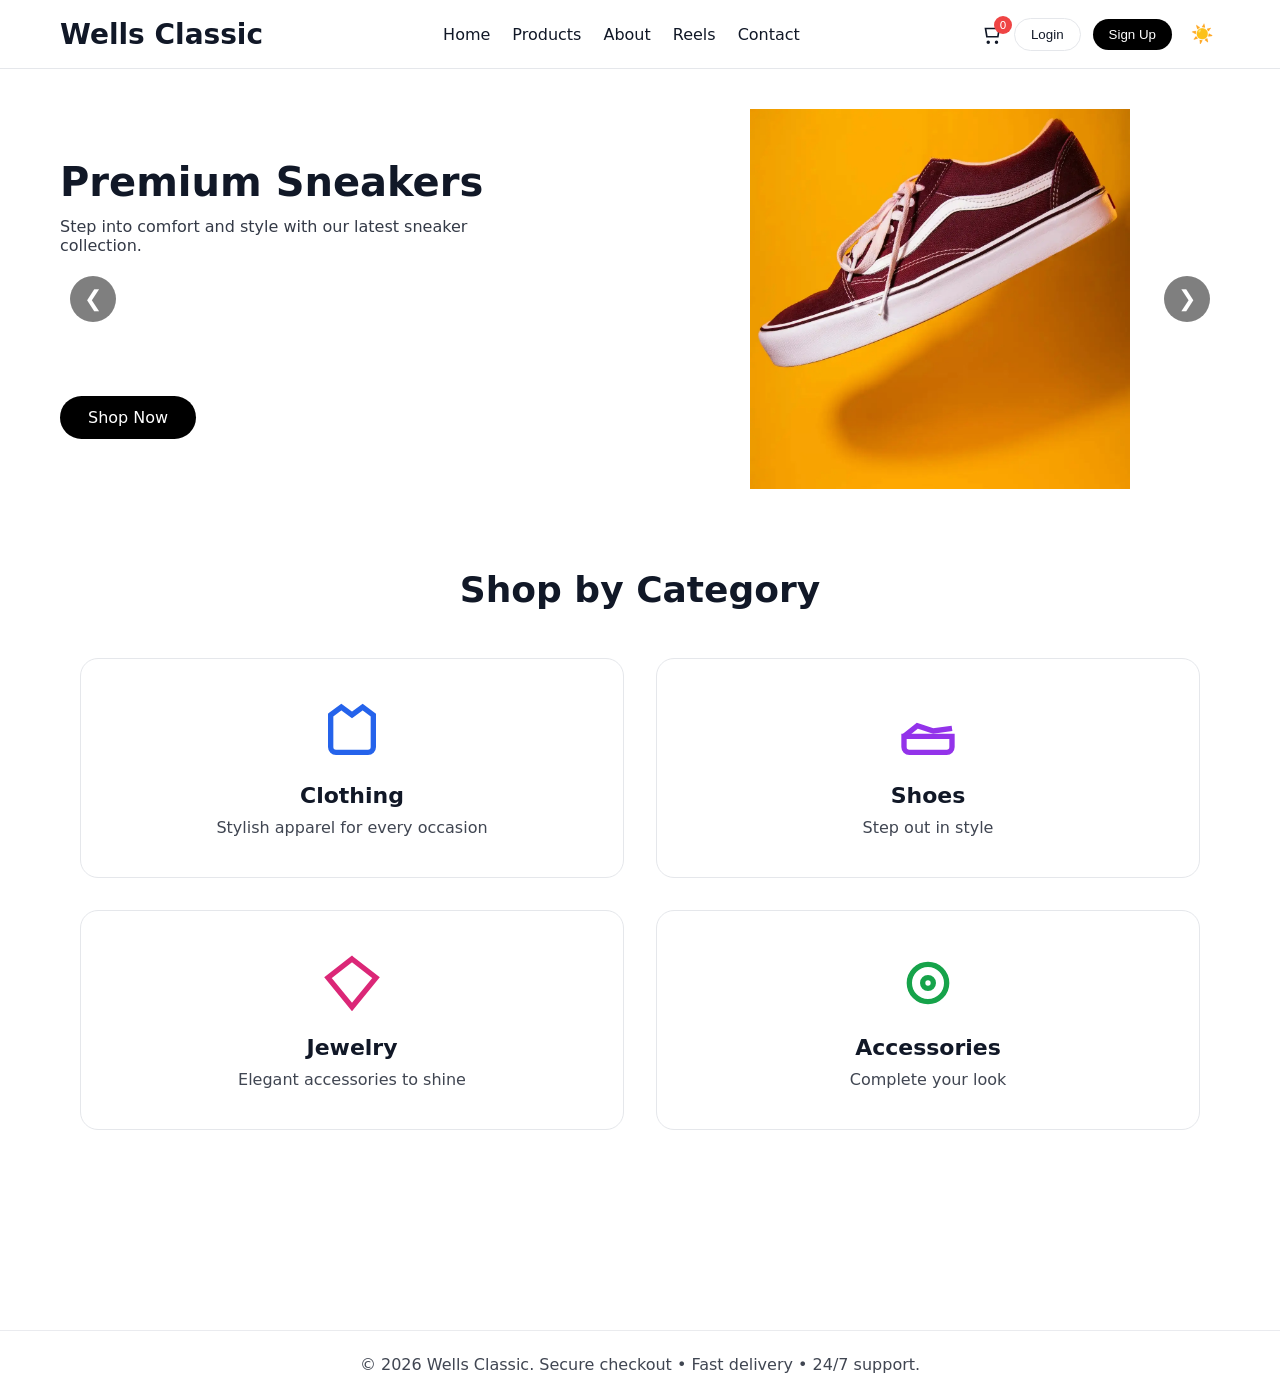
<file: index.html>
<!DOCTYPE html>
<html lang="en">
<head>
  <meta charset="UTF-8" />
  <meta name="viewport" content="width=device-width, initial-scale=1.0" />
  <title>Wells Classic</title>
  <link rel="stylesheet" href="styles.css" />
</head>
<body>
<header class="header">
  <nav class="navbar">
    <div class="logo">Wells Classic</div>
    <ul class="nav-links">
      <li><a href="index.html">Home</a></li>
      <li><a href="products.html">Products</a></li>
      <li><a href="about.html">About</a></li>
      <li><a href="reels.html">Reels</a></li>
      <li><a href="contact.html">Contact</a></li>
    </ul>

    <div class="actions">
      <a class="icon-btn cart-link" href="cart.html" aria-label="Open cart">
        <svg viewBox="0 0 24 24"><path d="M6 6h15l-1.5 9h-12z"></path><circle cx="9" cy="21" r="1"></circle><circle cx="18" cy="21" r="1"></circle></svg>
        <span class="cart-count" data-cart-count>0</span>
      </a>
      <button class="btn">Login</button>
      <button class="btn primary">Sign Up</button>
      <button class="theme-toggle" id="themeToggle" aria-label="Toggle theme"><span class="sun">☀️</span><span class="moon">🌙</span></button>
    </div>
    <button class="hamburger" id="hamburger">☰</button>
  </nav>

  <div class="mobile-menu" id="mobileMenu">
    <a href="index.html">Home</a>
    <a href="products.html">Products</a>
    <a href="about.html">About</a>
    <a href="reels.html">Reels</a>
    <a href="contact.html">Contact</a>
    <a href="cart.html">Cart (<span data-cart-count>0</span>)</a>
    <button class="btn secondary" id="themeToggleMobile">Toggle Dark Mode</button>
  </div>
</header>

<main class="carousel-container">
  <div class="carousel">
    <div class="slide active">
      <div class="slide-text">
        <h1>Premium Sneakers</h1>
        <p>Step into comfort and style with our latest sneaker collection.</p>
        <a href="products.html?category=shoes" class="shop-btn">Shop Now</a>
      </div>
      <img src="images/hero-image-shoe.webp" alt="Shoes">
    </div>

    <div class="slide">
      <div class="slide-text">
        <h1>Luxury Watches</h1>
        <p>Timeless designs crafted for elegance and precision.</p>
        <a href="products.html?category=accessories" class="shop-btn">Shop Now</a>
      </div>
      <img src="images/hero-image-watch.jpg" alt="Watches">
    </div>

    <div class="slide">
      <div class="slide-text">
        <h1>Designer Bags</h1>
        <p>Carry confidence with premium quality bags.</p>
        <a href="products.html?category=accessories" class="shop-btn">Shop Now</a>
      </div>
      <img src="images/images.webp" alt="Bags">
    </div>

    <button class="nav prev">&#10094;</button>
    <button class="nav next">&#10095;</button>
  </div>

  <section class="categories">
    <h2 class="categories-title">Shop by Category</h2>
    <div class="categories-grid">
      <a href="products.html?category=clothing" class="category-card"><div class="icon clothing"><svg viewBox="0 0 24 24"><path d="M4 6l4-3 4 3 4-3 4 3v12a2 2 0 0 1-2 2H6a2 2 0 0 1-2-2z" fill="none" stroke-width="2"/></svg></div><h3>Clothing</h3><p>Stylish apparel for every occasion</p></a>
      <a href="products.html?category=shoes" class="category-card"><div class="icon shoes"><svg viewBox="0 0 24 24"><path d="M3 14h18v4a2 2 0 0 1-2 2H5a2 2 0 0 1-2-2z" fill="none" stroke-width="2"/><path d="M3 14l5-4 6 2 7-1" fill="none" stroke-width="2"/></svg></div><h3>Shoes</h3><p>Step out in style</p></a>
      <a href="products.html?category=jewelry" class="category-card"><div class="icon jewelry"><svg viewBox="0 0 24 24"><path d="M12 3l9 7-9 11L3 10z" fill="none" stroke-width="2"/></svg></div><h3>Jewelry</h3><p>Elegant accessories to shine</p></a>
      <a href="products.html?category=accessories" class="category-card"><div class="icon accessories"><svg viewBox="0 0 24 24"><circle cx="12" cy="12" r="7" fill="none" stroke-width="2"/><circle cx="12" cy="12" r="2" fill="none" stroke-width="2"/></svg></div><h3>Accessories</h3><p>Complete your look</p></a>
    </div>
  </section>
</main>

<footer class="site-footer">
  <p>© 2026 Wells Classic. Secure checkout • Fast delivery • 24/7 support.</p>
</footer>

<script src="script.js" defer></script>
</body>
</html>
</file>
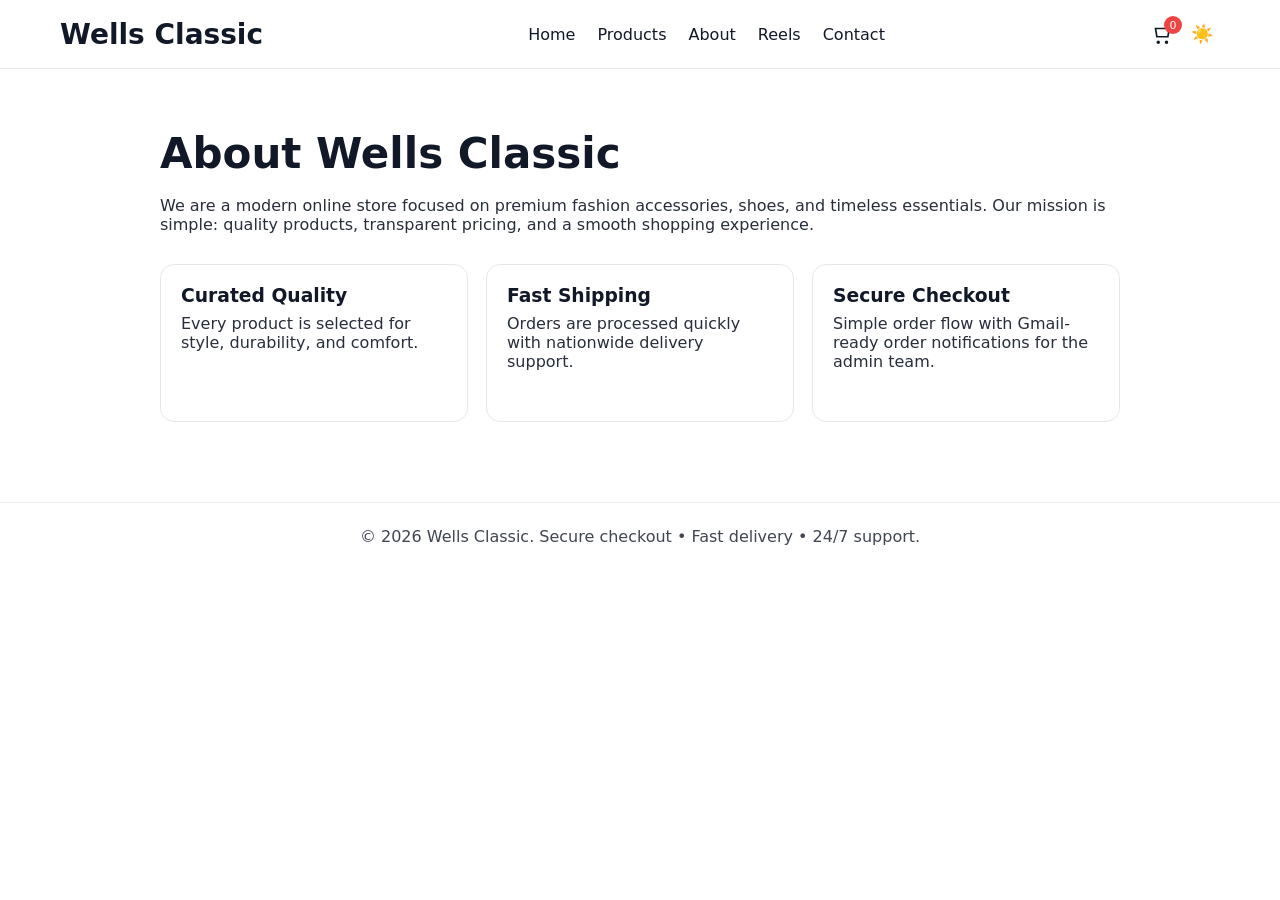
<file: about.html>
<!DOCTYPE html>
<html lang="en">
<head>
  <meta charset="UTF-8" />
  <meta name="viewport" content="width=device-width, initial-scale=1.0" />
  <title>Wells Classic | About</title>
  <link rel="stylesheet" href="styles.css" />
</head>
<body>
<header class="header">
  <nav class="navbar">
    <div class="logo">Wells Classic</div>
    <ul class="nav-links"><li><a href="index.html">Home</a></li><li><a href="products.html">Products</a></li><li><a href="about.html">About</a></li><li><a href="reels.html">Reels</a></li><li><a href="contact.html">Contact</a></li></ul>
    <div class="actions"><a class="icon-btn cart-link" href="cart.html" aria-label="Open cart"><svg viewBox="0 0 24 24"><path d="M6 6h15l-1.5 9h-12z"></path><circle cx="9" cy="21" r="1"></circle><circle cx="18" cy="21" r="1"></circle></svg><span class="cart-count" data-cart-count>0</span></a><button class="theme-toggle" id="themeToggle"><span class="sun">☀️</span><span class="moon">🌙</span></button></div>
    <button class="hamburger" id="hamburger">☰</button>
  </nav>
  <div class="mobile-menu" id="mobileMenu"><a href="index.html">Home</a><a href="products.html">Products</a><a href="about.html">About</a><a href="reels.html">Reels</a><a href="contact.html">Contact</a><a href="cart.html">Cart (<span data-cart-count>0</span>)</a><button class="btn secondary" id="themeToggleMobile">Toggle Dark Mode</button></div>
</header>
<main class="content-page">
  <h1>About Wells Classic</h1>
  <p>We are a modern online store focused on premium fashion accessories, shoes, and timeless essentials. Our mission is simple: quality products, transparent pricing, and a smooth shopping experience.</p>
  <div class="feature-grid">
    <article><h3>Curated Quality</h3><p>Every product is selected for style, durability, and comfort.</p></article>
    <article><h3>Fast Shipping</h3><p>Orders are processed quickly with nationwide delivery support.</p></article>
    <article><h3>Secure Checkout</h3><p>Simple order flow with Gmail-ready order notifications for the admin team.</p></article>
  </div>
</main>
<footer class="site-footer"><p>© 2026 Wells Classic. Secure checkout • Fast delivery • 24/7 support.</p></footer>
<script src="script.js" defer></script>
</body>
</html>
</file>
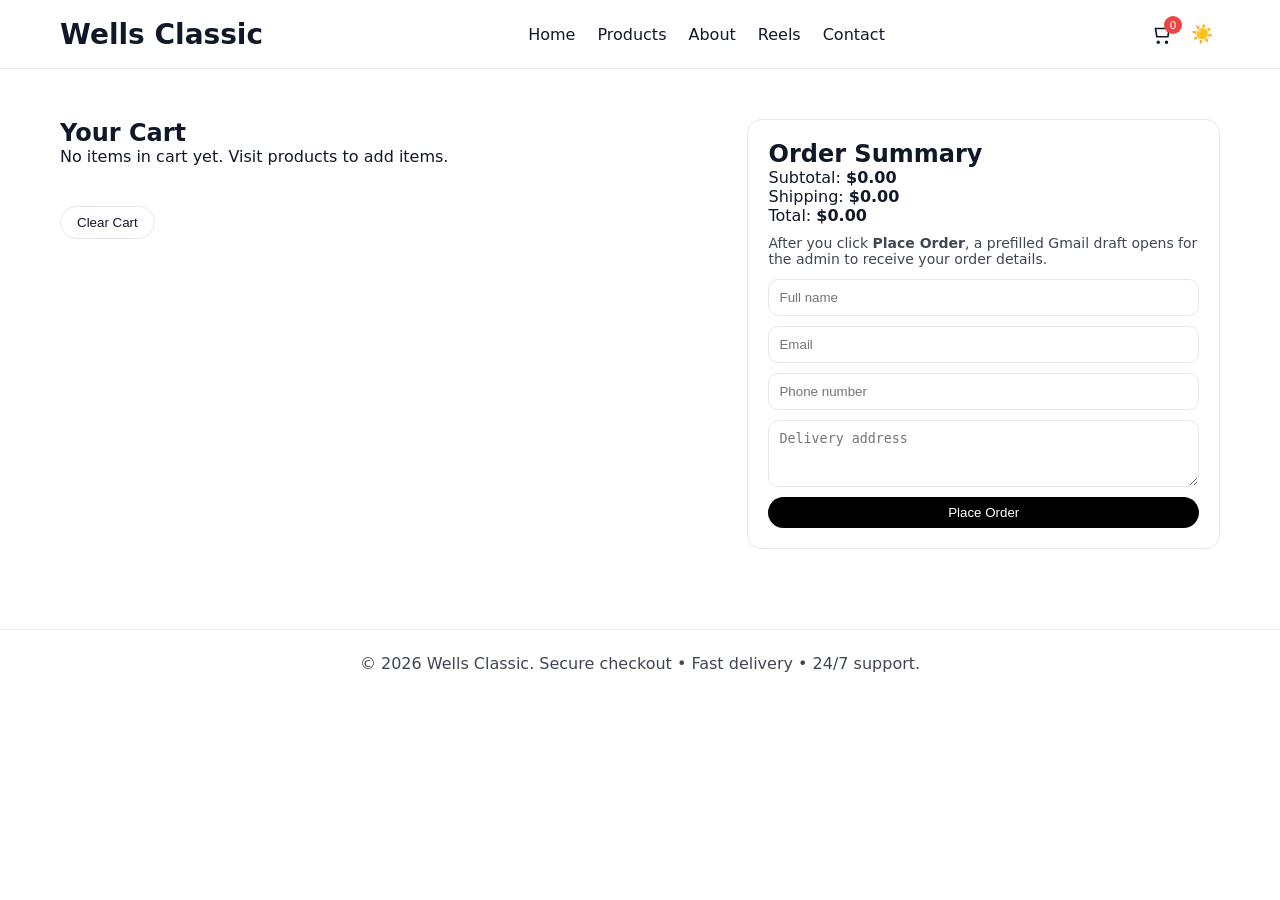
<file: cart.html>
<!DOCTYPE html>
<html lang="en">
<head>
  <meta charset="UTF-8" />
  <meta name="viewport" content="width=device-width, initial-scale=1.0" />
  <title>Wells Classic | Cart & Checkout</title>
  <link rel="stylesheet" href="styles.css" />
</head>
<body>
<header class="header">
  <nav class="navbar">
    <div class="logo">Wells Classic</div>
    <ul class="nav-links">
      <li><a href="index.html">Home</a></li>
      <li><a href="products.html">Products</a></li>
      <li><a href="about.html">About</a></li>
      <li><a href="reels.html">Reels</a></li>
      <li><a href="contact.html">Contact</a></li>
    </ul>
    <div class="actions">
      <a class="icon-btn cart-link" href="cart.html" aria-label="Open cart">
        <svg viewBox="0 0 24 24"><path d="M6 6h15l-1.5 9h-12z"></path><circle cx="9" cy="21" r="1"></circle><circle cx="18" cy="21" r="1"></circle></svg>
        <span class="cart-count" data-cart-count>0</span>
      </a>
      <button class="theme-toggle" id="themeToggle"><span class="sun">☀️</span><span class="moon">🌙</span></button>
    </div>
    <button class="hamburger" id="hamburger">☰</button>
  </nav>
  <div class="mobile-menu" id="mobileMenu">
    <a href="index.html">Home</a>
    <a href="products.html">Products</a>
    <a href="about.html">About</a>
    <a href="reels.html">Reels</a>
    <a href="contact.html">Contact</a>
    <a href="cart.html">Cart (<span data-cart-count>0</span>)</a>
    <button class="btn secondary" id="themeToggleMobile">Toggle Dark Mode</button>
  </div>
</header>

<main class="cart-layout">
  <section>
    <h1>Your Cart</h1>
    <p id="emptyCart">No items in cart yet. Visit products to add items.</p>
    <div id="cartItems" class="cart-items"></div>
    <button id="clearCartBtn" class="btn">Clear Cart</button>
  </section>

  <aside class="checkout-card">
    <h2>Order Summary</h2>
    <p>Subtotal: <strong id="subtotal">$0.00</strong></p>
    <p>Shipping: <strong id="shipping">$0.00</strong></p>
    <p>Total: <strong id="total">$0.00</strong></p>
    <p class="checkout-note">After you click <strong>Place Order</strong>, a prefilled Gmail draft opens for the admin to receive your order details.</p>

    <form id="checkoutForm" class="checkout-form">
      <input id="customerName" type="text" placeholder="Full name" required>
      <input id="customerEmail" type="email" placeholder="Email" required>
      <input id="customerPhone" type="tel" placeholder="Phone number" required>
      <textarea id="deliveryAddress" rows="3" placeholder="Delivery address" required></textarea>
      <button type="submit" class="btn primary">Place Order</button>
    </form>
  </aside>
</main>

<footer class="site-footer"><p>© 2026 Wells Classic. Secure checkout • Fast delivery • 24/7 support.</p></footer>
<script src="script.js" defer></script>
<script src="cart.js" defer></script>
</body>
</html>
</file>
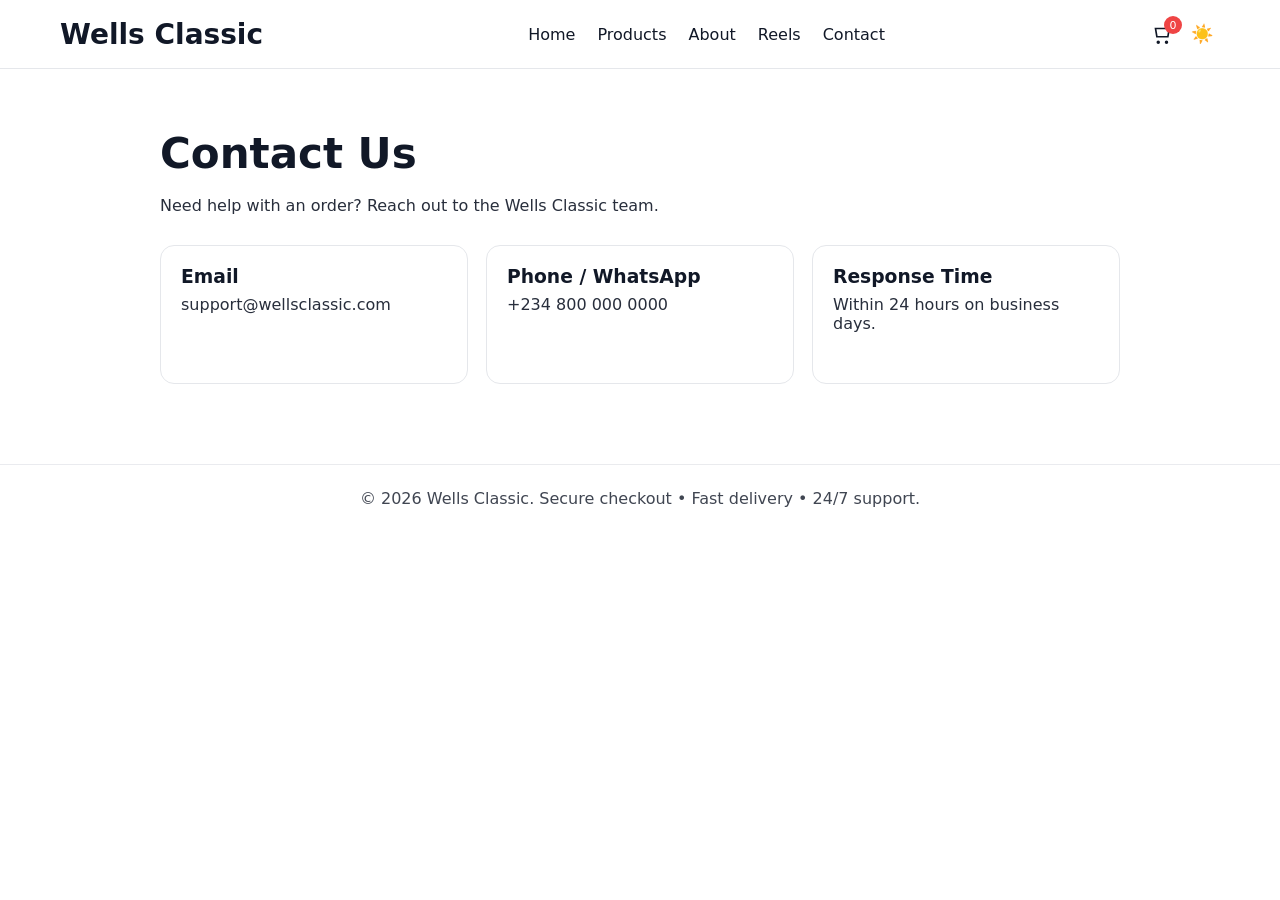
<file: contact.html>
<!DOCTYPE html>
<html lang="en">
<head>
  <meta charset="UTF-8" />
  <meta name="viewport" content="width=device-width, initial-scale=1.0" />
  <title>Wells Classic | Contact</title>
  <link rel="stylesheet" href="styles.css" />
</head>
<body>
<header class="header">
  <nav class="navbar">
    <div class="logo">Wells Classic</div>
    <ul class="nav-links"><li><a href="index.html">Home</a></li><li><a href="products.html">Products</a></li><li><a href="about.html">About</a></li><li><a href="reels.html">Reels</a></li><li><a href="contact.html">Contact</a></li></ul>
    <div class="actions"><a class="icon-btn cart-link" href="cart.html" aria-label="Open cart"><svg viewBox="0 0 24 24"><path d="M6 6h15l-1.5 9h-12z"></path><circle cx="9" cy="21" r="1"></circle><circle cx="18" cy="21" r="1"></circle></svg><span class="cart-count" data-cart-count>0</span></a><button class="theme-toggle" id="themeToggle"><span class="sun">☀️</span><span class="moon">🌙</span></button></div>
    <button class="hamburger" id="hamburger">☰</button>
  </nav>
  <div class="mobile-menu" id="mobileMenu"><a href="index.html">Home</a><a href="products.html">Products</a><a href="about.html">About</a><a href="reels.html">Reels</a><a href="contact.html">Contact</a><a href="cart.html">Cart (<span data-cart-count>0</span>)</a><button class="btn secondary" id="themeToggleMobile">Toggle Dark Mode</button></div>
</header>
<main class="content-page">
  <h1>Contact Us</h1>
  <p>Need help with an order? Reach out to the Wells Classic team.</p>
  <div class="feature-grid">
    <article><h3>Email</h3><p>support@wellsclassic.com</p></article>
    <article><h3>Phone / WhatsApp</h3><p>+234 800 000 0000</p></article>
    <article><h3>Response Time</h3><p>Within 24 hours on business days.</p></article>
  </div>
</main>
<footer class="site-footer"><p>© 2026 Wells Classic. Secure checkout • Fast delivery • 24/7 support.</p></footer>
<script src="script.js" defer></script>
</body>
</html>
</file>
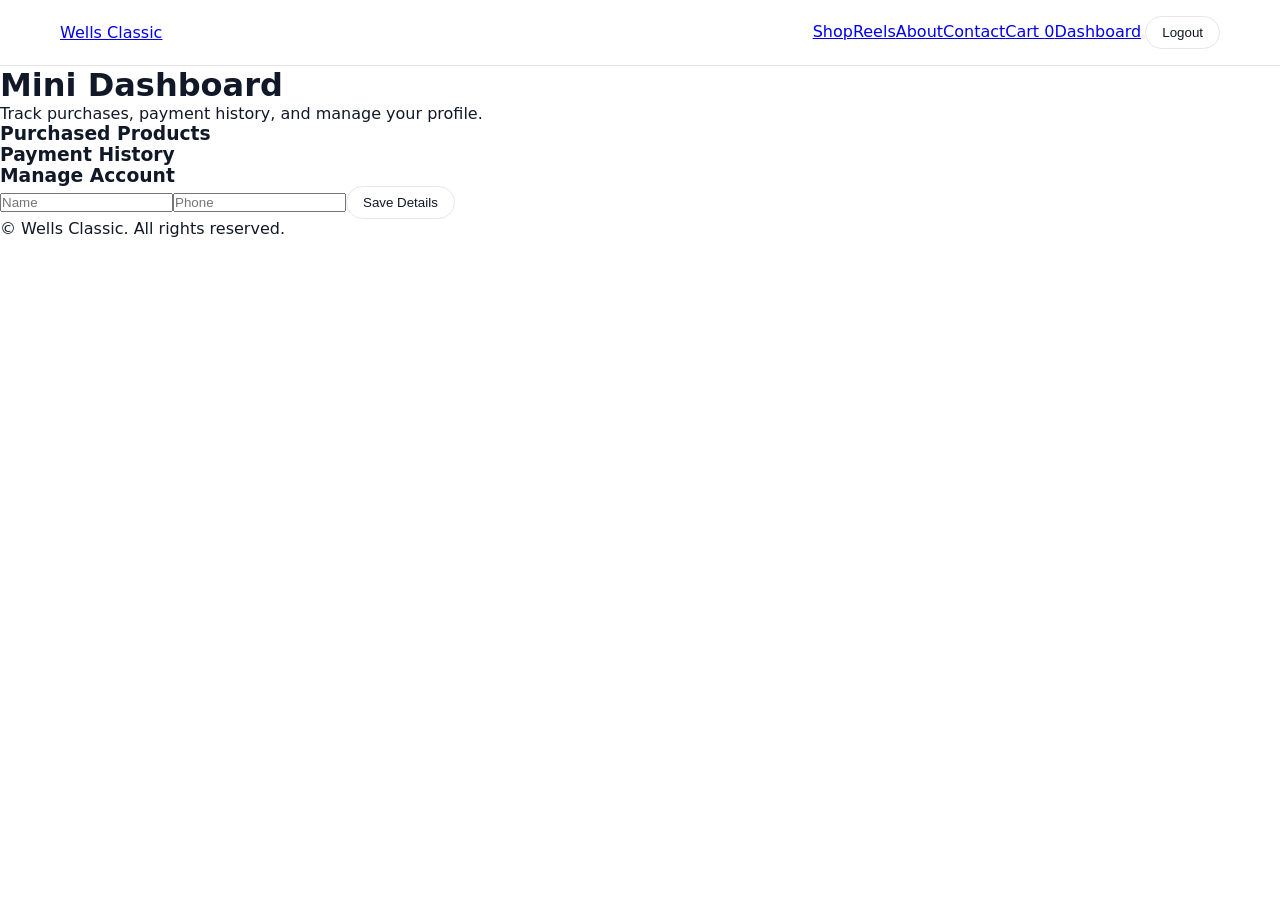
<file: dashboard.html>
<!DOCTYPE html>
<html lang="en">
<head><meta charset="UTF-8" /><meta name="viewport" content="width=device-width, initial-scale=1.0" /><title>Dashboard | Wells Classic</title><link rel="stylesheet" href="styles.css" /></head>
<body data-page="dashboard" data-auth-required="true">
<header class="header"><nav class="navbar container"><a class="brand" href="index.html">Wells Classic</a><button class="hamburger" id="hamburger">☰</button><div class="menu" id="menu"><a href="shop.html">Shop</a><a href="reels.html">Reels</a><a href="about.html">About</a><a href="contact.html">Contact</a><a href="cart.html">Cart <span id="cartCount" class="pill">0</span></a><a href="dashboard.html">Dashboard</a><button class="theme-switch" id="themeToggle"><span class="thumb"></span></button><button class="btn ghost" id="logoutBtn">Logout</button></div></nav></header>
<main class="container section"><h1>Mini Dashboard</h1><p class="lead">Track purchases, payment history, and manage your profile.</p><div class="card-grid"><section class="info-card"><h3>Purchased Products</h3><ul id="purchaseList"></ul></section><section class="info-card"><h3>Payment History</h3><ul id="paymentList"></ul></section><section class="info-card"><h3>Manage Account</h3><form id="accountForm"><input id="accountName" placeholder="Name" required /><input id="accountPhone" placeholder="Phone" /><button class="btn" type="submit">Save Details</button><p id="accountMessage"></p></form></section></div></main>
<footer class="footer"><p class="copyright">© <span id="year"></span> Wells Classic. All rights reserved.</p></footer>
<script src="script.js"></script>
</body></html>
</file>
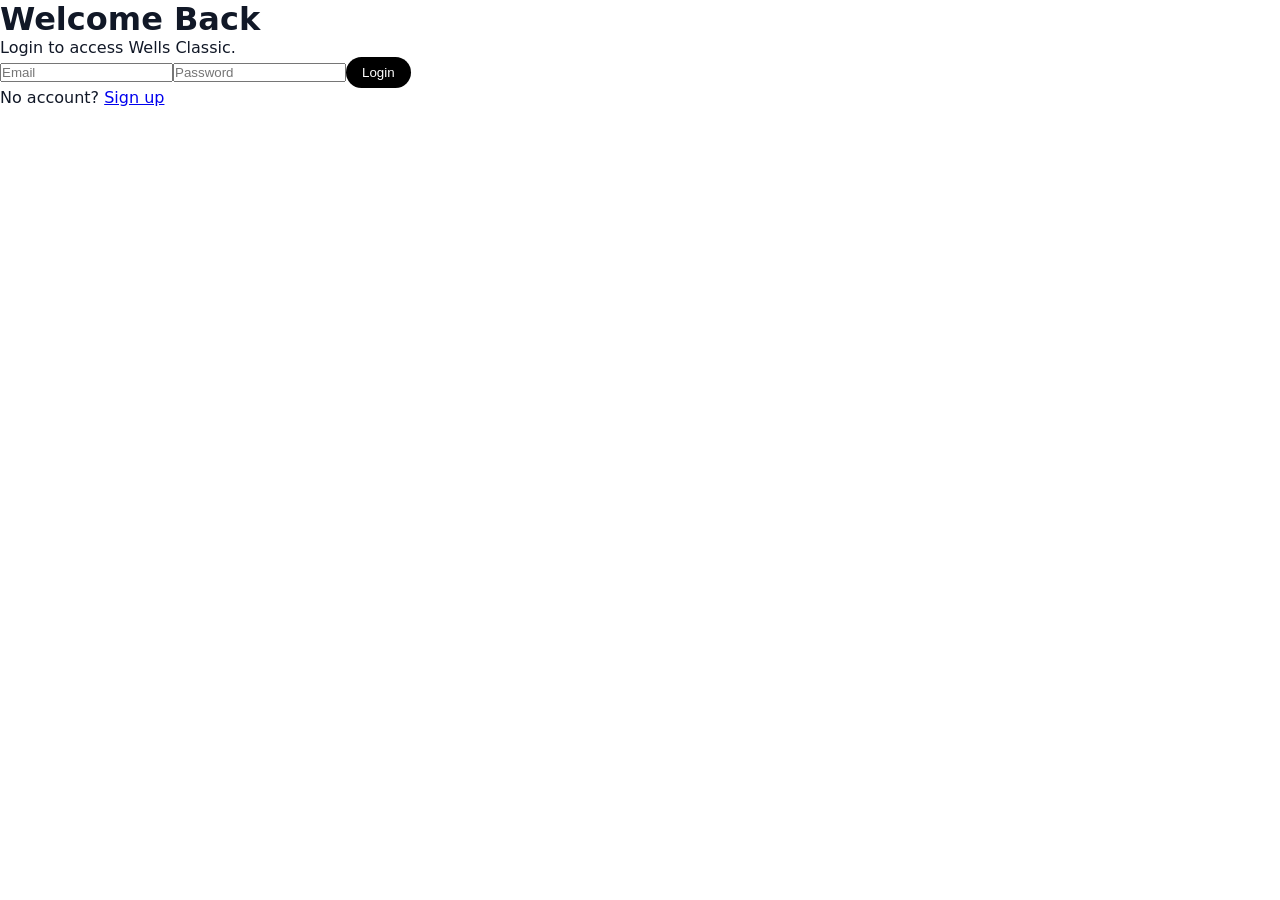
<file: login.html>
<!DOCTYPE html>
<html lang="en">
<head><meta charset="UTF-8" /><meta name="viewport" content="width=device-width, initial-scale=1.0" /><title>Login | Wells Classic</title><link rel="stylesheet" href="styles.css" /></head>
<body data-page="login">
<main class="auth-wrap"><form id="loginForm" class="auth-card"><h1>Welcome Back</h1><p>Login to access Wells Classic.</p><input type="email" id="loginEmail" required placeholder="Email" /><input type="password" id="loginPassword" required placeholder="Password" /><button class="btn primary" type="submit">Login</button><p id="loginMessage"></p><p>No account? <a href="signup.html">Sign up</a></p></form></main>
<script src="script.js"></script>
</body></html>
</file>
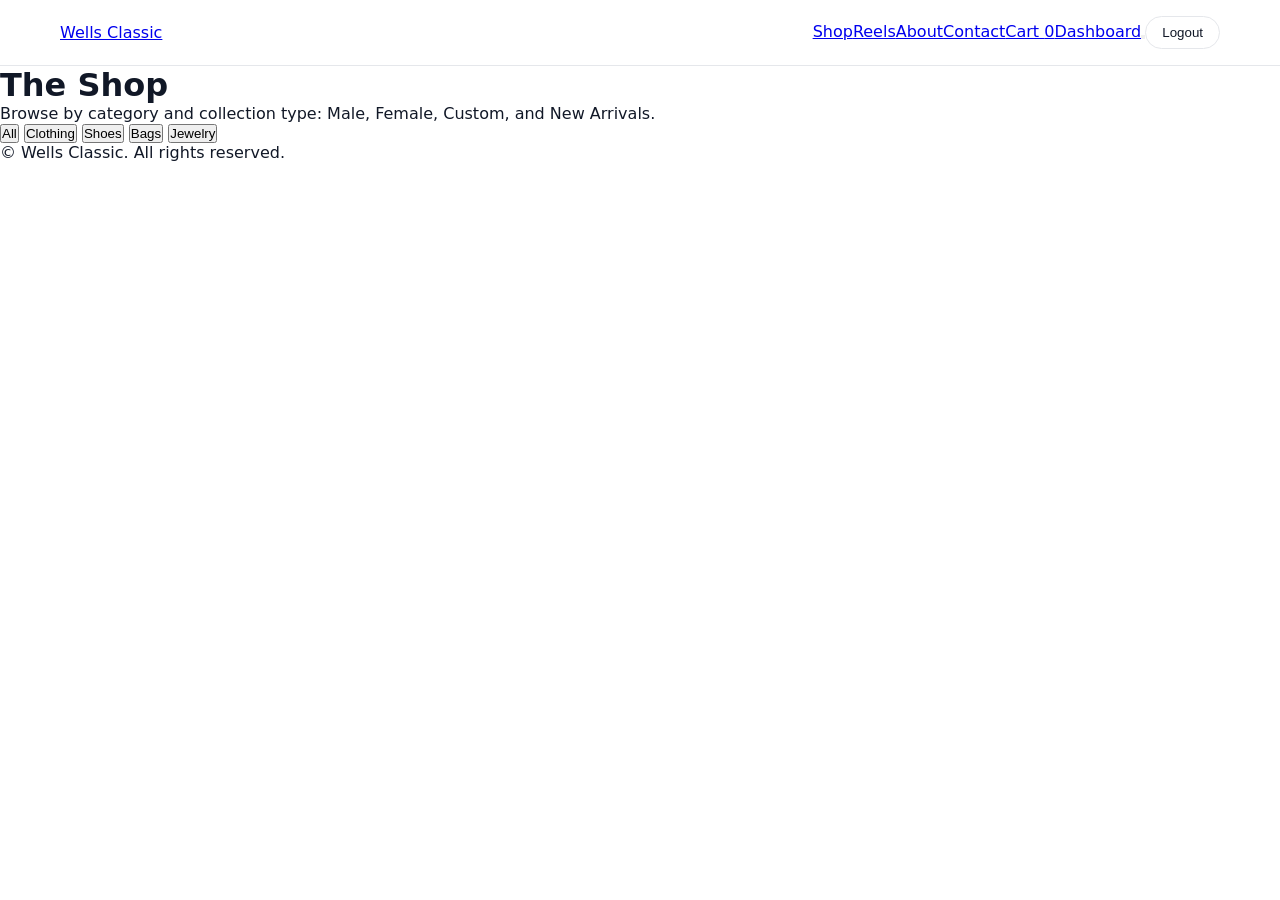
<file: product.html>
<!DOCTYPE html>
<html lang="en">
<head>
  <meta charset="UTF-8" />
  <meta http-equiv="refresh" content="0; url=products.html" />
  <meta name="viewport" content="width=device-width, initial-scale=1.0" />
  <title>Wells Classic | Products</title>
  <script>
    window.location.replace("products.html");
  </script>
</head>
<body>
  <p>Redirecting to <a href="products.html">products</a>…</p>
</body>
</html>
</file>
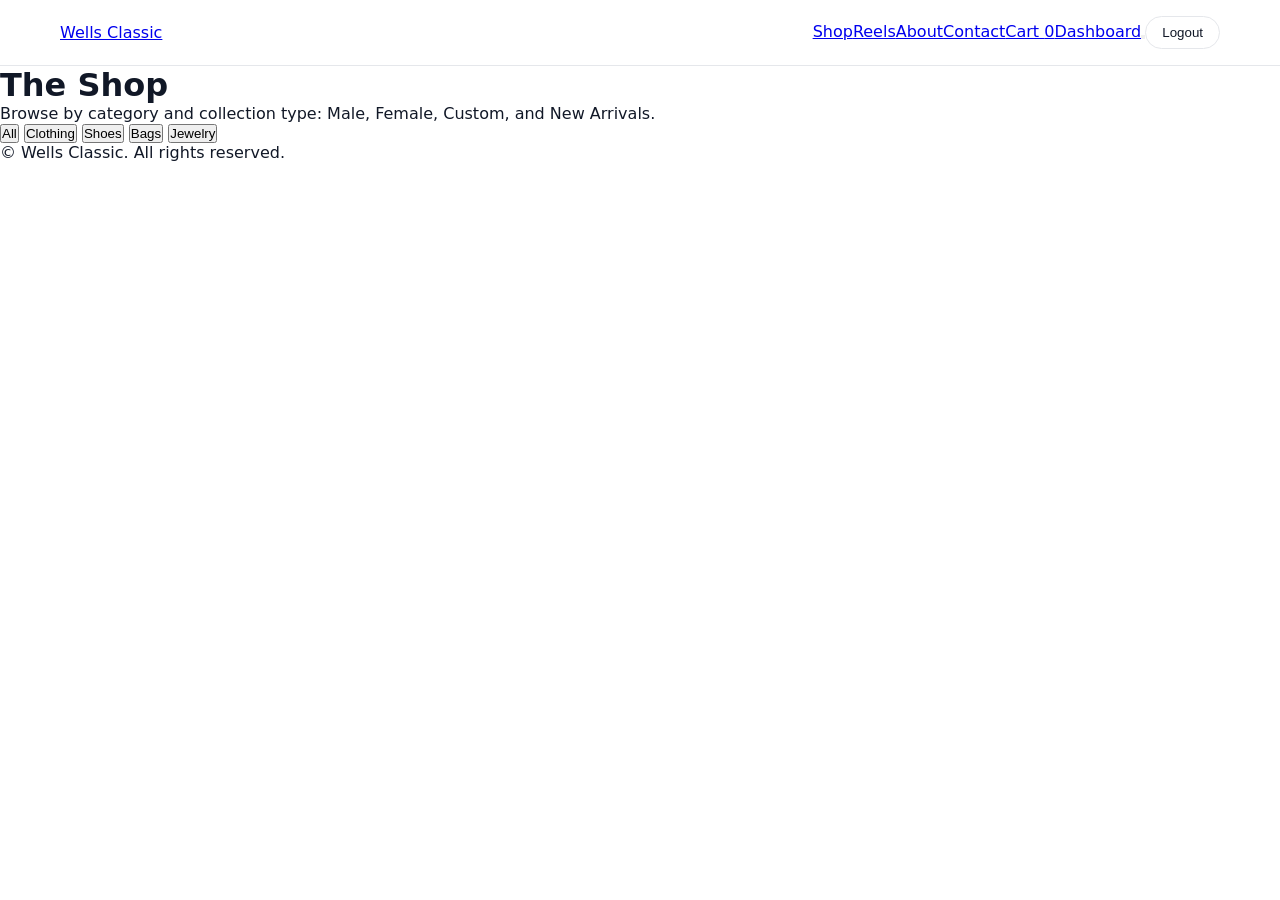
<file: products.html>
<!DOCTYPE html>
<html lang="en">
  <head>
    <meta charset="UTF-8" />
    <meta http-equiv="refresh" content="0; url=shop.html" />
    <meta name="viewport" content="width=device-width, initial-scale=1.0" />
    <title>Redirecting to Shop</title>
  </head>
  <body>
    <p>Redirecting to <a href="shop.html">Shop</a>…</p>
  </body>
</html>
</file>
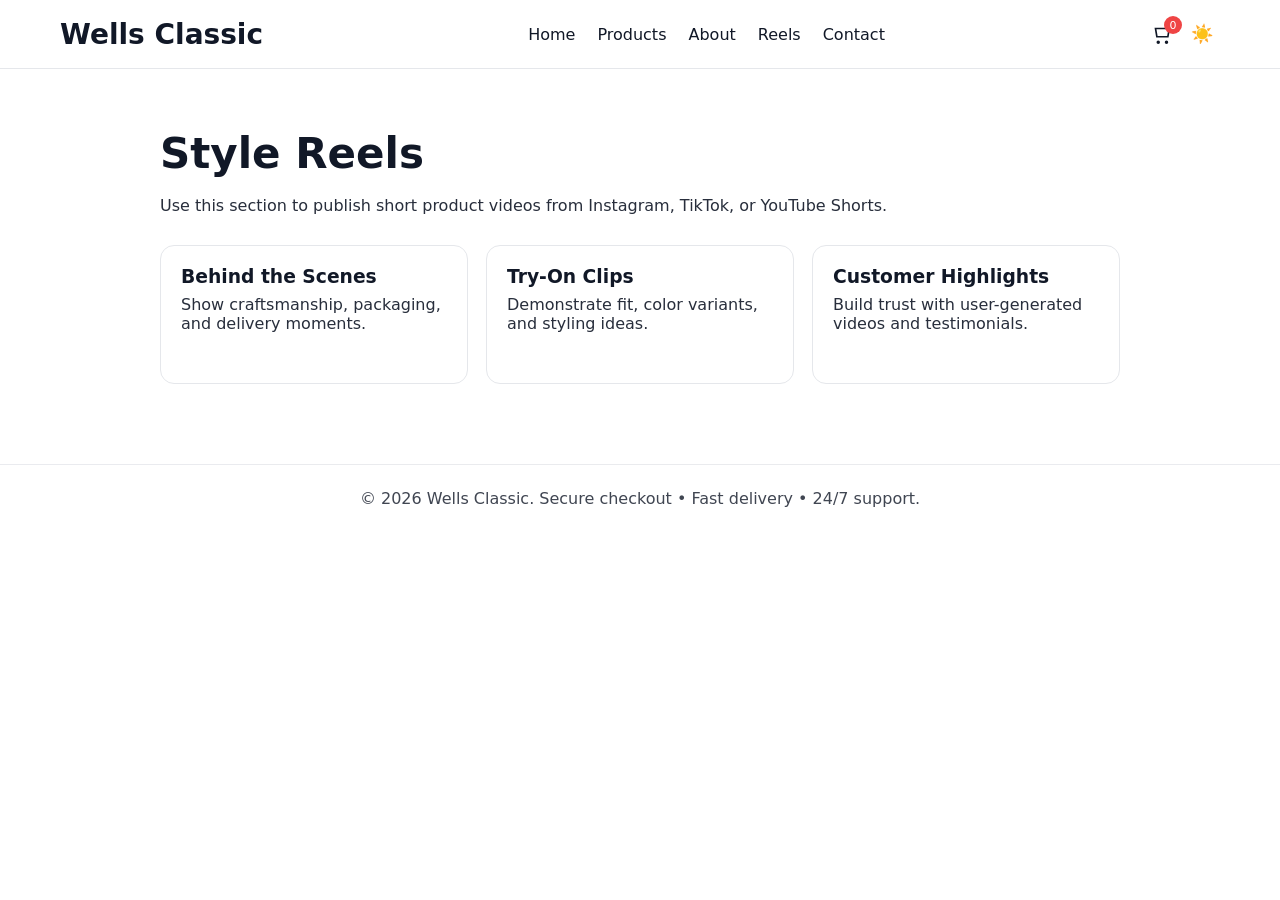
<file: reels.html>
<!DOCTYPE html>
<html lang="en">
<head>
  <meta charset="UTF-8" />
  <meta name="viewport" content="width=device-width, initial-scale=1.0" />
  <title>Wells Classic | Reels</title>
  <link rel="stylesheet" href="styles.css" />
</head>
<body>
<header class="header">
  <nav class="navbar">
    <div class="logo">Wells Classic</div>
    <ul class="nav-links"><li><a href="index.html">Home</a></li><li><a href="products.html">Products</a></li><li><a href="about.html">About</a></li><li><a href="reels.html">Reels</a></li><li><a href="contact.html">Contact</a></li></ul>
    <div class="actions"><a class="icon-btn cart-link" href="cart.html" aria-label="Open cart"><svg viewBox="0 0 24 24"><path d="M6 6h15l-1.5 9h-12z"></path><circle cx="9" cy="21" r="1"></circle><circle cx="18" cy="21" r="1"></circle></svg><span class="cart-count" data-cart-count>0</span></a><button class="theme-toggle" id="themeToggle"><span class="sun">☀️</span><span class="moon">🌙</span></button></div>
    <button class="hamburger" id="hamburger">☰</button>
  </nav>
  <div class="mobile-menu" id="mobileMenu"><a href="index.html">Home</a><a href="products.html">Products</a><a href="about.html">About</a><a href="reels.html">Reels</a><a href="contact.html">Contact</a><a href="cart.html">Cart (<span data-cart-count>0</span>)</a><button class="btn secondary" id="themeToggleMobile">Toggle Dark Mode</button></div>
</header>
<main class="content-page">
  <h1>Style Reels</h1>
  <p>Use this section to publish short product videos from Instagram, TikTok, or YouTube Shorts.</p>
  <div class="feature-grid">
    <article><h3>Behind the Scenes</h3><p>Show craftsmanship, packaging, and delivery moments.</p></article>
    <article><h3>Try-On Clips</h3><p>Demonstrate fit, color variants, and styling ideas.</p></article>
    <article><h3>Customer Highlights</h3><p>Build trust with user-generated videos and testimonials.</p></article>
  </div>
</main>
<footer class="site-footer"><p>© 2026 Wells Classic. Secure checkout • Fast delivery • 24/7 support.</p></footer>
<script src="script.js" defer></script>
</body>
</html>
</file>
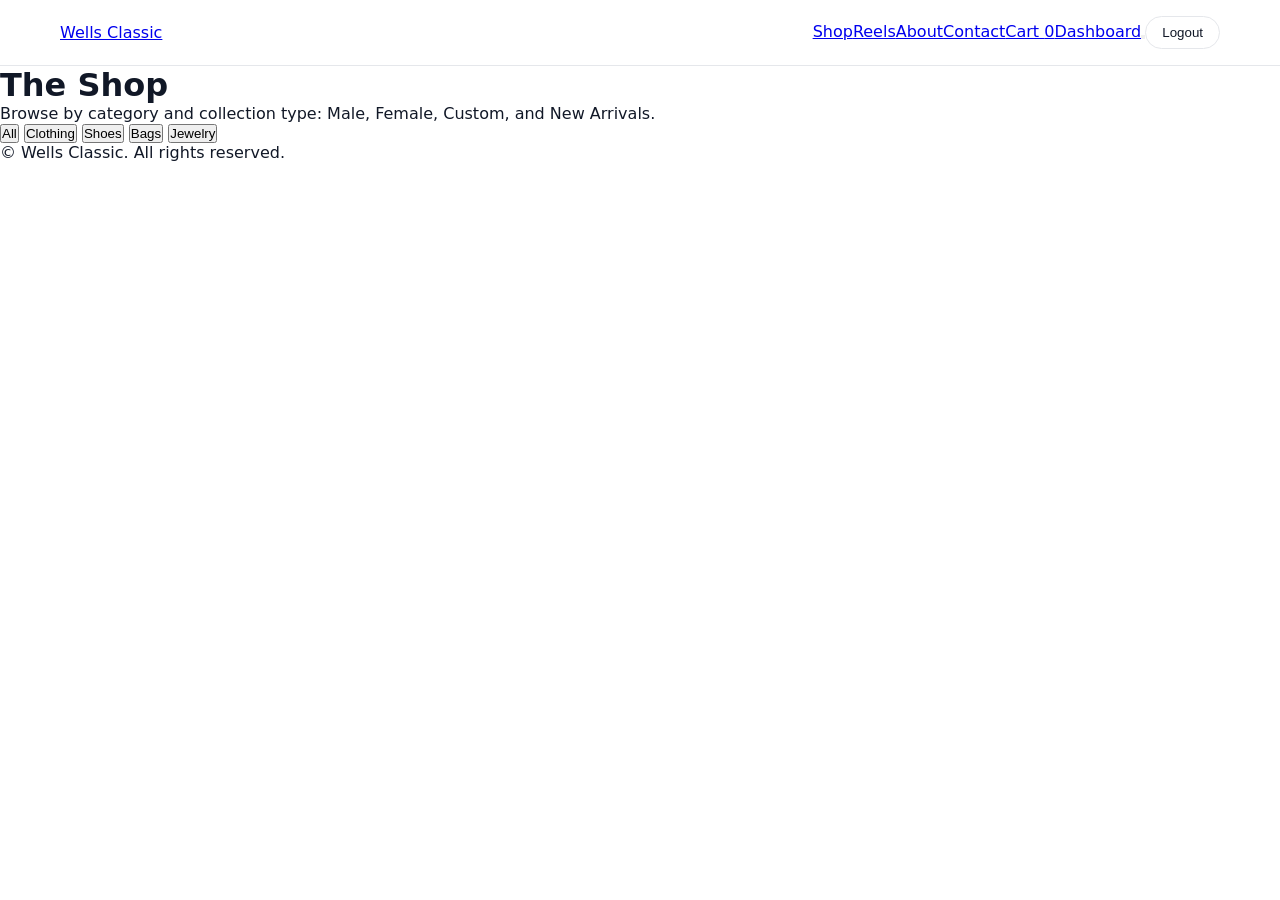
<file: shop.html>
<!DOCTYPE html>
<html lang="en">
  <head>
    <meta charset="UTF-8" />
    <meta name="viewport" content="width=device-width, initial-scale=1.0" />
    <title>Shop | Wells Classic</title>
    <link rel="stylesheet" href="styles.css" />
  </head>
  <body data-page="shop" data-auth-required="true">
    <header class="header"><nav class="navbar container"><a class="brand" href="index.html">Wells Classic</a><button class="hamburger" id="hamburger">☰</button><div class="menu" id="menu"><a href="shop.html">Shop</a><a href="reels.html">Reels</a><a href="about.html">About</a><a href="contact.html">Contact</a><a href="cart.html">Cart <span id="cartCount" class="pill">0</span></a><a href="dashboard.html">Dashboard</a><button class="theme-switch" id="themeToggle"><span class="thumb"></span></button><button class="btn ghost" id="logoutBtn">Logout</button></div></nav></header>
    <main class="container section">
      <h1>The Shop</h1>
      <p class="lead">Browse by category and collection type: Male, Female, Custom, and New Arrivals.</p>
      <div class="chips" id="categoryChips">
        <button class="chip active" data-filter="all">All</button>
        <button class="chip" data-filter="clothing">Clothing</button>
        <button class="chip" data-filter="shoes">Shoes</button>
        <button class="chip" data-filter="bags">Bags</button>
        <button class="chip" data-filter="jewelry">Jewelry</button>
      </div>
      <div class="products-grid" id="productsGrid"></div>
    </main>
    <footer class="footer"><p class="copyright">© <span id="year"></span> Wells Classic. All rights reserved.</p></footer>
    <script src="script.js"></script>
  </body>
</html>
</file>
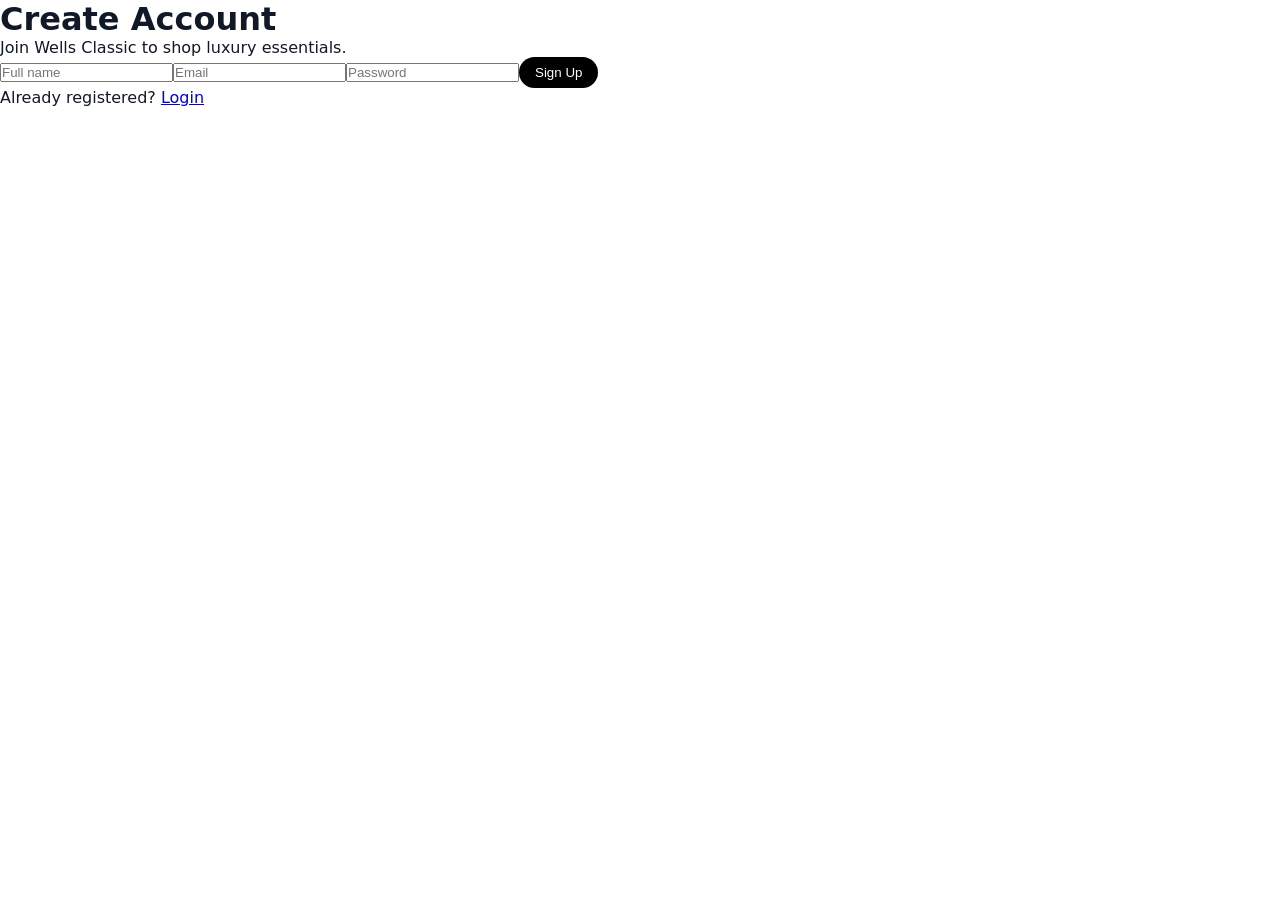
<file: signup.html>
<!DOCTYPE html>
<html lang="en">
<head><meta charset="UTF-8" /><meta name="viewport" content="width=device-width, initial-scale=1.0" /><title>Sign Up | Wells Classic</title><link rel="stylesheet" href="styles.css" /></head>
<body data-page="signup">
<main class="auth-wrap"><form id="signupForm" class="auth-card"><h1>Create Account</h1><p>Join Wells Classic to shop luxury essentials.</p><input id="signupName" required placeholder="Full name" /><input type="email" id="signupEmail" required placeholder="Email" /><input type="password" id="signupPassword" required minlength="6" placeholder="Password" /><button class="btn primary" type="submit">Sign Up</button><p id="signupMessage"></p><p>Already registered? <a href="login.html">Login</a></p></form></main>
<script src="script.js"></script>
</body></html>
</file>
<file: styles.css>
:root {
  --bg: #ffffff;
  --text: #111827;
  --border: #e5e7eb;
  --icon: #111827;
  --btn-bg: #000000;
  --btn-text: #ffffff;
  --btn-border: #e5e7eb;
}

body.dark {
  --bg: #0f172a;
  --text: #f8fafc;
  --border: #1e293b;
  --icon: #f8fafc;
  --btn-bg: #ffffff;
  --btn-text: #000000;
  --btn-border: #334155;
}

* { margin: 0; padding: 0; box-sizing: border-box; }
body { font-family: system-ui, sans-serif; background: var(--bg); color: var(--text); transition: background 0.3s ease, color 0.3s ease; }

.header { border-bottom: 1px solid var(--border); background: var(--bg); position: sticky; top: 0; z-index: 1000; }
.navbar { max-width: 1200px; margin: auto; padding: 16px 20px; display: flex; align-items: center; justify-content: space-between; }
.logo { font-size: 28px; font-weight: 800; }
.nav-links { display: flex; gap: 22px; list-style: none; }
.nav-links a { text-decoration: none; color: var(--text); font-weight: 500; }

.actions { display: flex; align-items: center; gap: 12px; }
.btn { padding: 8px 16px; border-radius: 999px; border: 1px solid var(--btn-border); background: transparent; color: var(--text); cursor: pointer; font-weight: 500; text-decoration: none; }
.btn.primary { background: var(--btn-bg); color: var(--btn-text); border: none; }
.btn.secondary { background: transparent; }
.icon-btn { background: none; border: none; cursor: pointer; position: relative; }
.icon-btn svg { width: 22px; height: 22px; fill: none; stroke: var(--icon); stroke-width: 1.8; }
.cart-link { display: inline-flex; align-items: center; text-decoration: none; }
.cart-count { position: absolute; top: -7px; right: -10px; background: #ef4444; color: #fff; font-size: 11px; min-width: 18px; height: 18px; border-radius: 999px; display: grid; place-items: center; padding: 0 4px; }

.theme-toggle { position: relative; width: 36px; height: 36px; border: none; background: none; cursor: pointer; }
.theme-toggle span { position: absolute; inset: 0; display: flex; align-items: center; justify-content: center; font-size: 18px; transition: transform 0.5s ease, opacity 0.3s ease; }
.sun { opacity: 1; transform: rotate(0deg) scale(1); }
.moon { opacity: 0; transform: rotate(-90deg) scale(0); }
body.dark .sun { opacity: 0; transform: rotate(90deg) scale(0); }
body.dark .moon { opacity: 1; transform: rotate(0deg) scale(1); }

.hamburger { display: none; font-size: 26px; background: none; border: none; cursor: pointer; color: var(--icon); }
.mobile-menu { display: none; flex-direction: column; gap: 16px; padding: 20px; border-top: 1px solid var(--border); background: var(--bg); }
.mobile-menu a { text-decoration: none; color: var(--text); font-weight: 500; }
.mobile-menu.active { display: flex; }

.carousel-container { max-width: 1200px; margin: auto; padding: 40px 20px; }
.carousel { position: relative; overflow: hidden; }
.slide { display: none; align-items: center; gap: 40px; }
.slide.active { display: flex; }
.slide-text { flex: 1; display: flex; flex-direction: column; justify-content: space-between; min-height: 280px; }
.slide-text h1 { font-size: 40px; margin-bottom: 12px; }
.slide-text p { opacity: 0.85; max-width: 420px; }
.shop-btn { margin-top: auto; padding: 12px 28px; border-radius: 999px; background: var(--btn-bg); color: var(--btn-text); border: none; cursor: pointer; font-size: 16px; width: fit-content; text-decoration: none; }
.slide img { flex: 1; max-width: 100%; border-radius: 16px; object-fit: contain; height: 380px; }
.nav { position: absolute; top: 50%; transform: translateY(-50%); background: rgba(0,0,0,0.5); color: #fff; border: none; font-size: 22px; padding: 10px 14px; cursor: pointer; border-radius: 50%; }
.nav.prev { left: 10px; }
.nav.next { right: 10px; }

.categories { max-width: 1200px; margin: 80px auto; padding: 0 20px; }
.categories-title { text-align: center; font-size: 36px; font-weight: 800; margin-bottom: 48px; }
.categories-grid { display: grid; grid-template-columns: repeat(2, 1fr); gap: 32px; }
.category-card { background: var(--bg); border: 1px solid var(--border); border-radius: 18px; padding: 40px 32px; text-align: center; transition: transform 0.25s ease, box-shadow 0.25s ease; text-decoration: none; color: inherit; }
.category-card:hover { transform: translateY(-6px); box-shadow: 0 10px 30px rgba(0,0,0,0.08); }
.category-card h3 { font-size: 22px; margin-bottom: 10px; }
.category-card p { opacity: 0.8; font-size: 16px; }
.icon { width: 64px; height: 64px; margin: 0 auto 20px; }
.icon svg { width: 100%; height: 100%; stroke: currentColor; }
.icon.clothing { color: #2563eb; } .icon.shoes { color: #9333ea; } .icon.jewelry { color: #db2777; } .icon.accessories { color: #16a34a; }

.content-page { max-width: 1000px; margin: 60px auto; padding: 0 20px; }
.content-page h1 { font-size: 42px; margin-bottom: 18px; }
.content-page p { opacity: 0.9; margin-bottom: 30px; }
.feature-grid { display: grid; grid-template-columns: repeat(auto-fit, minmax(220px, 1fr)); gap: 18px; }
.feature-grid article { border: 1px solid var(--border); border-radius: 14px; padding: 20px; }
.feature-grid h3 { margin-bottom: 8px; }

.cart-layout { max-width: 1200px; margin: 50px auto; padding: 0 20px; display: grid; grid-template-columns: 1.4fr 1fr; gap: 26px; }
.cart-items { margin: 20px 0; display: grid; gap: 12px; }
.cart-item { border: 1px solid var(--border); border-radius: 14px; padding: 12px; display: grid; grid-template-columns: 90px 1fr auto; align-items: center; gap: 14px; }
.cart-item img { width: 90px; height: 90px; object-fit: cover; border-radius: 10px; }
.remove-item { border: none; background: #ef4444; color: #fff; padding: 8px 12px; border-radius: 999px; cursor: pointer; }
.checkout-card { border: 1px solid var(--border); border-radius: 14px; padding: 20px; height: fit-content; }
.checkout-note { font-size: 14px; opacity: .8; margin: 10px 0; }
.checkout-form { margin-top: 12px; display: grid; gap: 10px; }
.checkout-form input, .checkout-form textarea, #productSearch, #sortProducts { border: 1px solid var(--border); background: transparent; color: var(--text); border-radius: 10px; padding: 10px; }

.site-footer { margin-top: 80px; border-top: 1px solid var(--border); padding: 24px 20px; text-align: center; opacity: 0.8; }
.toast { position: fixed; bottom: 24px; right: 24px; background: #111827; color: #fff; padding: 12px 16px; border-radius: 999px; opacity: 0; transform: translateY(10px); transition: all .25s ease; z-index: 2000; }
.toast.visible { opacity: 1; transform: translateY(0); }

@media (max-width: 900px) {
  .slide { flex-direction: column-reverse; text-align: center; }
  .slide-text { align-items: center; }
  .slide-text p { max-width: 100%; }
  .slide img { height: 260px; }
  .cart-layout { grid-template-columns: 1fr; }
}

@media (max-width: 768px) {
  .nav-links, .actions { display: none; }
  .hamburger { display: block; }
  .categories-grid { grid-template-columns: 1fr; }
  .categories-title { font-size: 28px; }
}

@media (max-width: 480px) {
  .slide-text h1 { font-size: 28px; }
  .shop-btn { width: 100%; text-align: center; }
}
</file>
